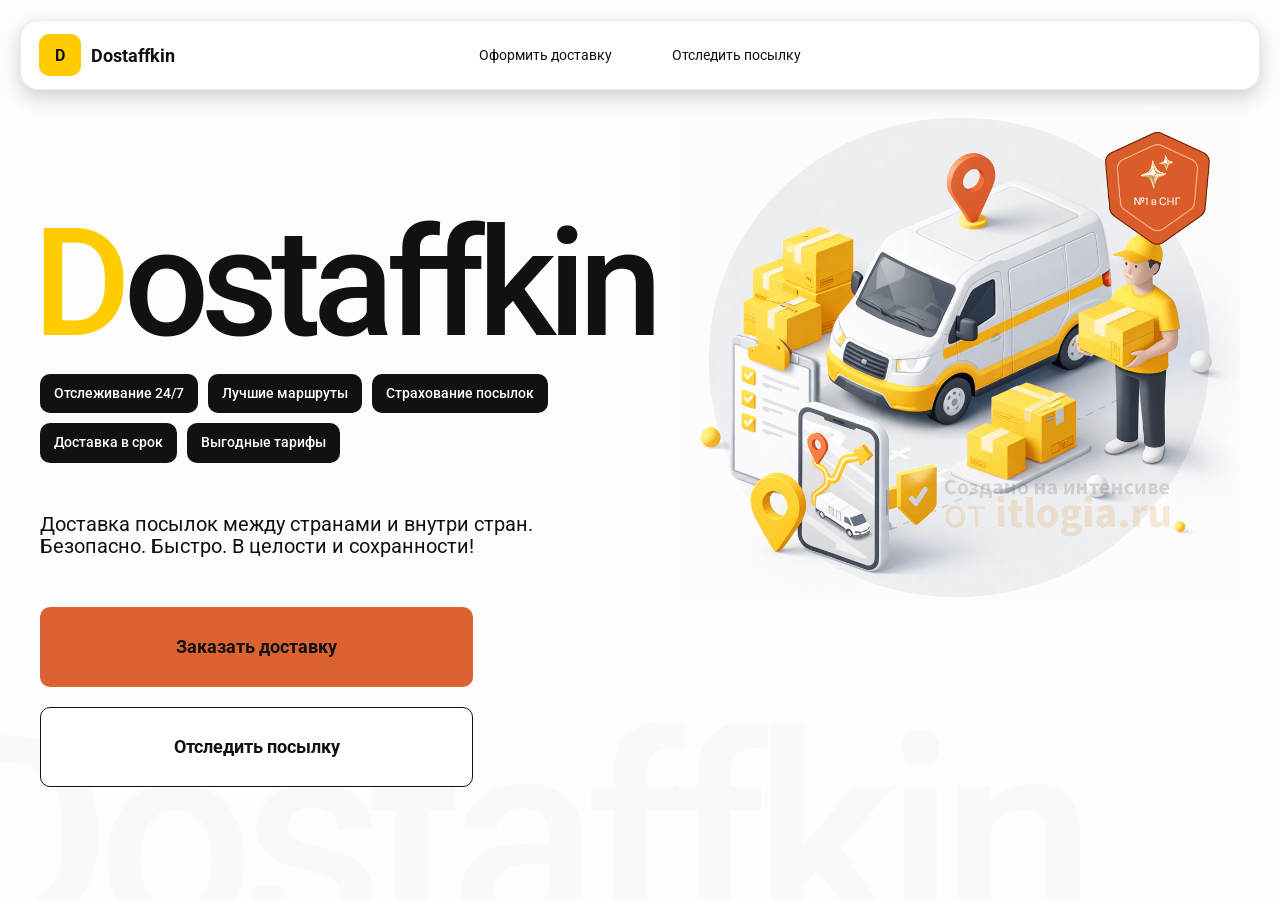
<file: index.html>
<!doctype html>
<html lang="ru">

<head>
    <meta charset="utf-8" />
    <meta name="viewport" content="width=device-width,initial-scale=1,maximum-scale=1,user-scalable=0" />
    <title>Dostaffkin — Доставка посылок между странами и внутри стран. Безопасно. Быстро. В целости и сохранности!
    </title>
    <link href="styles/base.css" rel="stylesheet" />
    <link href="styles/base_adaptive.css" rel="stylesheet" />
    <link href="styles/index.css" rel="stylesheet" />
    <link href="styles/index_adaptive.css" rel="stylesheet" />
</head>

<body>
    <div class="container">
        <header class="header">
            <a class="header-brand" href="#">
                <a class="header-brand" href="#">
                    <div class="header-logo">D</div>
                    <div class="header-title">Dostaffkin</div>
                </a>
                <nav class="header-menu">
                    <a class="header-link" href="./order.html">Оформить <span>доставку</span></a>
                    <a class="header-link" href="./track.html">Отследить <span>посылку</span></a>
                </nav>
        </header>
        <main class="main">
            <section class="main-info">
                <div class="main-title">
                    <span>D</span>ostaffkin
                </div>
                <div class="main-features">
                    <div class="main-feature">Отслеживание 24/7</div>
                    <div class="main-feature">Лучшие маршруты</div>
                    <div class="main-feature">Страхование посылок</div>
                    <div class="main-feature">Доставка в срок</div>
                    <div class="main-feature">Выгодные тарифы</div>
                </div>
                <div class="main-description">
                    Доставка посылок между странами и внутри стран.
                    Безопасно. Быстро. В целости и сохранности!
                </div>
                <div class="main-actions">
                    <a class="button" type="button" href="./order.html">Заказать доставку</a>
                    <a class="button button-white" type="button" href="./track.html">Отследить посылку</a>
                </div>
            </section>
            <div class="main-title-ghost">Dostaffkin</div>
            <section class="main-image">
                <img src="images/main-image.png" alt="Main image" />
            </section>
        </main>
    </div>

</body>

</html>
</file>
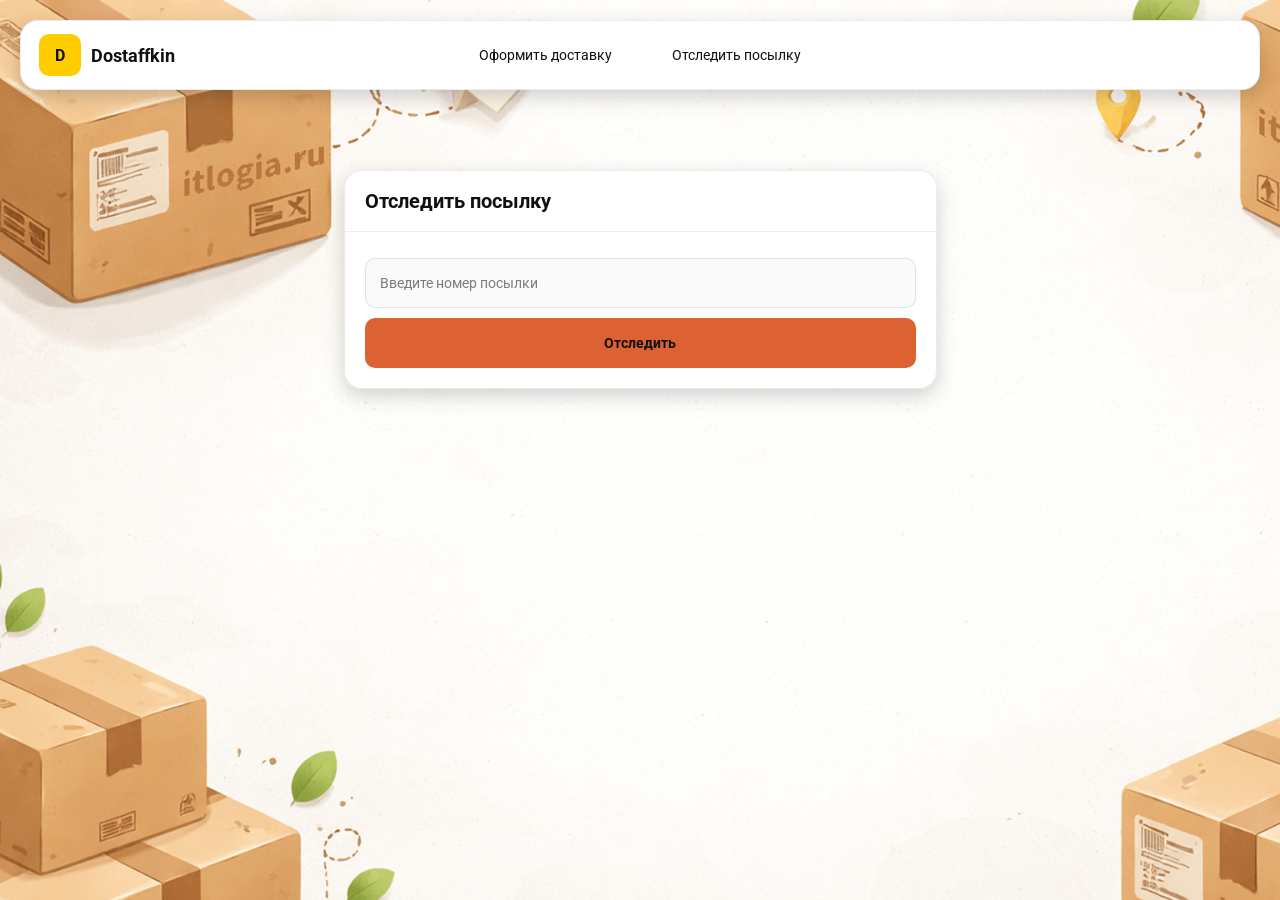
<file: track.html>
<!doctype html>
<html lang="ru">

<head>
    <meta charset="utf-8" />
    <meta name="viewport" content="width=device-width,initial-scale=1,maximum-scale=1,user-scalable=0" />
    <title>Отследить посылку</title>
    <link rel="stylesheet" href="styles/base.css" />
    <link rel="stylesheet" href="styles/base_adaptive.css" />

    <link rel="stylesheet" href="styles/track.css" />
    <link rel="stylesheet" href="styles/track_adaptive.css" />
</head>

<body>
    <div class="container">
        <header class="header">
            <a class="header-brand" href="./index.html">
                <div class="header-logo">D</div>
                <div class="header-title">Dostaffkin</div>
            </a>
            <nav class="header-menu">
                <a class="header-link" href="./order.html">Оформить <span>доставку</span></a>
                <a class="header-link" href="#">Отследить <span>посылку</span></a>
            </nav>
        </header>
        <main class="track-content">
            <section class="track-card track-search">
                <div class="track-title">Отследить посылку</div>
                <div class="track-action">
                    <div class="main-field track-field">
                        <input id="trackNumber" placeholder="Введите номер посылки" autocomplete="off" />
                    </div>
                    <button id="trackButton" class="button track-button" type="button">Отследить</button>
                </div>
            </section>
            <section class="track-card track-result" id="trackResult">
                <div class="track-result-header">
                    <div class="track-id" id="trackIdValue"></div>
                    <div class="track-routes">
                        <div class="track-route">
                            <div class="track-route-pin">
                                <svg xmlns="http://www.w3.org/2000/svg" fill="none" viewBox="0 0 24 24"
                                    stroke-width="1.5" stroke="orange" class="size-6">
                                    <path stroke-linecap="round" stroke-linejoin="round"
                                        d="M15 10.5a3 3 0 1 1-6 0 3 3 0 0 1 6 0Z" />
                                    <path stroke-linecap="round" stroke-linejoin="round"
                                        d="M19.5 10.5c0 7.142-7.5 11.25-7.5 11.25S4.5 17.642 4.5 10.5a7.5 7.5 0 1 1 15 0Z" />
                                </svg>
                            </div>
                            <div class="track-route-address" id="trackFromValue">
                                Откуда: Москва, улица Арбат, 1
                            </div>
                        </div>
                        <div class="track-route track-route-arrow">
                            <svg xmlns="http://www.w3.org/2000/svg" fill="none" viewBox="0 0 24 24" stroke-width="1.5"
                                stroke="currentColor" class="size-6">
                                <path stroke-linecap="round" stroke-linejoin="round"
                                    d="M19.5 13.5 12 21m0 0-7.5-7.5M12 21V3" />
                            </svg>
                        </div>
                        <div class="track-route">
                            <div class="track-route-pin">
                                <svg xmlns="http://www.w3.org/2000/svg" fill="none" viewBox="0 0 24 24"
                                    stroke-width="1.5" stroke="green" class="size-6">
                                    <path stroke-linecap="round" stroke-linejoin="round"
                                        d="M15 10.5a3 3 0 1 1-6 0 3 3 0 0 1 6 0Z" />
                                    <path stroke-linecap="round" stroke-linejoin="round"
                                        d="M19.5 10.5c0 7.142-7.5 11.25-7.5 11.25S4.5 17.642 4.5 10.5a7.5 7.5 0 1 1 15 0Z" />
                                </svg>
                            </div>
                            <div class="track-route-address" id="trackToValue">
                                Куда: Минск, проспект Независимости, 58
                            </div>
                        </div>
                    </div>
                </div>
                <div class="track-info">
                    <div class="track-status-title">Статус данной посылки:</div>
                    <div class="track-status-list" id="trackStatusList">


                        <div class="track-status created">
                            <img src="images/icons/created.svg" class="track-status-icon" alt="Created">
                            <div class="track-status-text">
                                <div class="track-status-text-state">Создан</div>
                                <div class="track-status-text-date">10.01.2026</div>
                            </div>
                        </div>

                        <div class="track-status in-way">
                            <img src="images/icons/in-way.svg" class="track-status-icon" alt="In way">
                            <div class="track-status-text">
                                <div class="track-status-text-state">В пути: Москва</div>
                                <div class="track-status-text-date">18.01.2026</div>
                            </div>
                        </div>

                        <div class="track-status ready">
                            <img src="images/icons/ready.svg" class="track-status-icon" alt="Ready">
                            <div class="track-status-text">
                                <div class="track-status-text-state">Готов к выдаче</div>
                                <div class="track-status-text-date">25.01.2026</div>
                            </div>
                        </div>

                        <div class="track-status done">
                            <img src="images/icons/done.svg" class="track-status-icon" alt="Done">
                            <div class="track-status-text">
                                <div class="track-status-text-state">Вручен</div>
                                <div class="track-status-text-date">27.01.2026</div>
                            </div>
                        </div>

                    </div>
                </div>
            </section>
        </main>
    </div>
</body>

</html>
</file>
<file: styles/base.css>
*, *::before, *::after {
    box-sizing: border-box;
}
@font-face {
    font-family: "Roboto";
    src: url("../fonts/Roboto-Regular.ttf");
    font-weight: normal;
}

@font-face {
    font-family: "Roboto";
    src: url("../fonts/Roboto-Bold.ttf");
    font-weight: bold;
}

@font-face {
    font-family: "Roboto";
    src: url("../fonts/Roboto-Medium.ttf");
    font-weight: 500;
}
html, body {
    margin: 0;
    color: #111111;
    font-family: "Roboto", sans-serif;
}

body {
    background: #FDFDFD;
}
.header {
    border-radius: 18px;
    box-shadow: 0 7px 20px 0 #0000002E;
    backdrop-filter: blur(10px);
    background: #ffffff;
    left: 20px;
    border: 1px solid rgba(0, 0, 0, 0.08);
    position: fixed;
    right: 20px;
    top: 20px;
    padding: 14px 18px;
    height: 70px;
    display: flex;
    align-items: center;
    z-index: 6;
}
.header-brand {
    display: flex;
    align-items: center;
    text-decoration: none;
    gap: 10px;
}

.header-logo {
    width: 42px;
    height: 42px;
    border-radius: 10px;
    background: #FFCC00;
    display: grid;
    place-items: center;
    font-weight: bold;
    color: #111;
}

.header-title {
    font-size: 18px;
    font-weight: bold;
    color: #111111;
    text-decoration: none;
}
.header-menu {
    display: flex;
    align-items: center;
    gap: 60px;
    margin: 0;
    position: absolute;
    left: 50%;
    transform: translateX(-50%);
}

.header-link {
    font-size: 14px;
    color: #111111;
    text-decoration: none;
}
.button {
    border: 0;
    outline: none;
    height: 44px;
    border-radius: 10px;
    font-size: 14px;
    font-weight: bold;
    cursor: pointer;
    font-family: inherit;
    transition: transform .08s ease, opacity .12s ease;
    background: #DC6133;
    color: #111111;
    text-align: center;
    text-decoration: none;
}

.button:hover {
    background-color: #E5BC19;
}

.button:disabled {
    cursor: not-allowed;
    background-color: #FADE6E;
    color: #787878;
    transform: none;
}

.button.button-white {
    background: #ffffff;
    border: 1px solid #111111;
}

.button.button-white:hover {
    background: rgb(241 241 241);
}
.main-field {
    display: flex;
    align-items: center;
    margin-top: 6px;
    gap: 10px;
    border: 1px solid #1111111A;
    background: #FAFAFA;
    border-radius: 10px;
    padding: 10px 12px;
    position: relative;
    box-sizing: border-box;
    height: 50px;
}

.main-field.textarea {
    height: auto;
}

.main-pin {
    width: 28px;
    height: 28px;
    border-radius: 10px;
    background: rgba(17, 17, 17, 0.08);
    display: grid;
    place-items: center;
    flex: 0 0 auto;
    position: relative;
}

.main-pin::before {
    content: "";
    width: 8px;
    height: 8px;
    border-radius: 999px;
    background: orange;
    opacity: .75;
    display: block;
}

.main-field:last-child .main-pin::before {
    background: green;
    opacity: .85;
}

input, textarea {
    width: 100%;
    border: 0;
    outline: none;
    background: transparent;
    font-size: 14px;
    color: #111111;
    font-family: inherit;
}

textarea {
    resize: vertical;
    min-height: 72px;
    padding: 2px 0;
}

input::placeholder, textarea::placeholder {
    color: #7C7C7C;
}

.main-field:focus-within {
    border-color: rgba(0, 0, 0, 0.20);
    box-shadow: 0 0 0 4px rgba(255, 204, 0, 0.35);
    background: rgba(255, 255, 255, 0.75);
}
.main-order-box {
    background: #ffffff;
    border: 1px solid #E8E8E7;
    border-radius: 10px;
    padding: 12px;
}

.main-order-title {
    margin-bottom: 8px;
    font-weight: bold;
    font-size: 14px;
    color: #111111;
}

.main-block-info {
    display: flex;
    flex-direction: column;
    gap: 6px;
}

.order-fields {
    display: grid;
    grid-template-columns: 1fr 1fr;
    column-gap: 10px;
    margin-top: 6px;
}

.main-block-info-row.extra-info {
    display: block;
    margin-top: 13px;
}

.main-submit-request {
    width: 100%;
    margin-top: 6px;
}

.main-order-success {
    display: none;
    text-align: center;
    padding: 22px 12px;
    gap: 12px;
}

.main-order-success.is-visible {
    display: flex;
    flex-direction: column;
    align-items: center;
}

.main-success-icon {
    width: 56px;
    height: 56px;
    border-radius: 50%;
    background: #16a34a;
    color: #ffffff;
    display: grid;
    place-items: center;
    font-size: 30px;
}

.main-success-title {
    font-size: 14px;
    font-weight: bold;
    color: #111111;
}

.main-success-subtitle {
    font-size: 12px;
    color: rgba(17, 17, 17, 0.55);
    line-height: 1.3;
}
</file>
<file: styles/base_adaptive.css>
@media (max-width: 767px) {
    .header {
        left: 10px;
        right: 10px;
        top: 10px;
    }

    .header-link span {
        display: none;
    }

    .header-menu {
        gap: 20px;
        justify-content: flex-start;
        margin: 0 0 0 30px;
        position: static;
        transform: none;
    }
}

@media (max-width: 420px) {
    .header-title {
        display: none;
    }
}

@media (max-width: 374px) {
    .header-menu {
        gap: 10px;
        margin: 0 0 0 10px;
    }
}
</file>
<file: styles/index.css>
.container {
    overflow: hidden;
    min-height: 100vh;
}
.main {
    padding: 111px 40px 40px;
    position: relative;
    display: flex;
}
.main-info {
    max-width: 840px;
    width: 100%;
    position: relative;
}
.main-title {
    margin-top: 98px;
    font-weight: 500;
    font-size: 200px;
    line-height: 1;
    letter-spacing: -0.05em;
    color: #111111;
    left: -15px;
    position: relative;
}

.main-title span {
    color: #ffcc00;
}
.main-features {
    margin-top: 15px;
    display: flex;
    flex-wrap: wrap;
    gap: 10px;
}

.main-feature {
    background: #111111;
    color: #ffffff;
    padding: 12px 14px;
    font-weight: 500;
    font-size: 14px;
    line-height: 1.1;
    border-radius: 10px;
}
.main-description {
    margin-top: 50px;
    max-width: 500px;
    font-size: 20px;
    line-height: 1.1;
    color: #111111;
}
.main-actions {
    margin-top: 50px;
    display: flex;
    flex-direction: column;
    gap: 20px;
}

.main-actions .button {
    height: 80px;
    width: 433px;
    font-size: 18px;
    font-weight: bold;
    place-items: center;
    display: grid;
}
.main-title-ghost {
    position: absolute;
    z-index: -1;
    left: -70px;
    bottom: -150px;
    font-weight: 500;
    font-size: 278px;
    line-height: 1;
    letter-spacing: -0.05em;
    color: #ECEDF04D;
}
.main-image {
    width: 1024px;
    top: 100px;
    z-index: -2;
}

.main-image img {
    width: 100%;
    max-width: 1024px;
    height: auto;
    display: block;
}
</file>
<file: styles/index_adaptive.css>
@media (max-width: 1760px) {
    .main-title {
        font-size: 150px;
        left: -7px;
    }

    .main-info {
        max-width: 640px;
    }
}
@media (max-width: 1200px) {
    .main-info {
        max-width: 540px;
    }

    .main {
        padding: 111px 20px 20px;
    }

    .main-title {
        font-size: 120px;
        left: -4px;
    }

    .main-title-ghost {
        font-size: 220px;
    }
}
@media (max-width: 1024px) {
    .main-title {
        margin-top: 30px;
    }

    .main {
        flex-direction: column-reverse;
    }

    .main-image {
        max-width: 350px;
        position: absolute;
        left: 370px;
        top: 370px;
    }

    .main-info {
        max-width: 100%;
    }

    .main-actions {
        gap: 10px;
    }

    .main-actions .button {
        height: 50px;
        font-size: 14px;
        width: auto;
        max-width: 300px;
    }

    .main-description {
        max-width: 350px;
    }
}
@media (max-width: 570px) {
    .main-title {
        font-size: 88px;
    }

    .main-description {
        max-width: 100%
    }

    .main-actions {
       width: 100%;
    }

    .main-actions .button {
        width: 100%;
        max-width: 100%
    }

    .main-image {
        max-width: 650px;
        position: absolute;
        left: 170px;
        top: 70px;
        opacity: 0.2;
    }
}
@media (max-width: 400px) {
    .main-title {
        font-size: 70px;
    }
}
</file>
<file: styles/track.css>
.container {
    background: #F4F4F4 url("../images/track-bg.png");
    background-size: cover;
    min-height: 100vh;
    padding: 170px 0 50px 0;
}
.track-content {
    width: 593px;
    margin: 0 auto;
}
.track-card {
    width: 100%;
    border-radius: 18px;
    box-shadow: 0 7px 20px 0 #0000002E;
    backdrop-filter: blur(10px);
    background: rgba(255, 255, 255, 0.96);
    border: 1px solid rgba(0, 0, 0, 0.08);
}

.track-title {
    font-size: 20px;
    line-height: 100%;
    font-weight: bold;
    border-bottom: 1px solid #EEEEEE;
    padding: 20px;
}

.track-action {
    padding: 20px;
}

.track-button {
    width: 100%;
    height: 50px;
}

.track-field {
    margin-bottom: 10px;
}
.track-result {
    margin-top: 5px;
    display: none;
}

.track-result.is-visible {
    display: block;
}

.track-result-header {
    font-weight: bold;
    font-size: 14px;
    color: #111111;
    padding: 20px;
    border-bottom: 1px solid #EEEEEE;
}

.track-id {
    margin-bottom: 12px;
    font-size: 20px;
}

.track-routes {
    display: flex;
    flex-direction: column;
    gap: 10px;
    font-weight: normal;
}

.track-route {
    display: flex;
    align-items: center;
    gap: 10px;
}

.track-route-pin {
    width: 24px;
    height: 24px;
    flex-shrink: 0;
}

.track-route-arrow {
    padding: 15px 0;
    width: 24px;
    height: 24px;
}

.track-info {
    padding: 20px;
}

.track-status {
    display: flex;
    align-items: center;
    font-size: 12px;
    gap: 10px;
}

.track-status-title {
    font-size: 14px;
    color: #111111;
    margin-bottom: 20px;
}

.track-status-list {
    display: flex;
    flex-direction: column;
    gap: 15px;
}

.track-status-icon {
    width: 40px;
    height: 40px;
    border-radius: 50%;
    background: rgba(17, 17, 17, 0.08);
    display: grid;
    place-items: center;
    flex: 0 0 auto;
}

.track-status.created .track-status-icon {
    background-color: #F1CB00;
}

.track-status.in-way .track-status-icon {
    background-color: #F08A11;
}

.track-status.ready .track-status-icon {
    background-color: #A35D0A;
}

.track-status.done .track-status-icon {
    background-color: #37C93B;
}

.track-status-text {
    display: flex;
    align-items: center;
    justify-content: space-between;
    color: #111111;
    font-size: 12px;
    flex: 1;
}

.track-status-date {
    color: rgba(17, 17, 17, 0.55);
}
</file>
<file: styles/track_adaptive.css>
@media (max-width: 767px) {
    .container {
        padding: 130px 0 50px 0;
    }

    .track-content {
        width: 100%;
        padding-left: 10px;
        padding-right: 10px;
    }

    .track-result-header {
        padding: 20px;
    }
}
</file>
